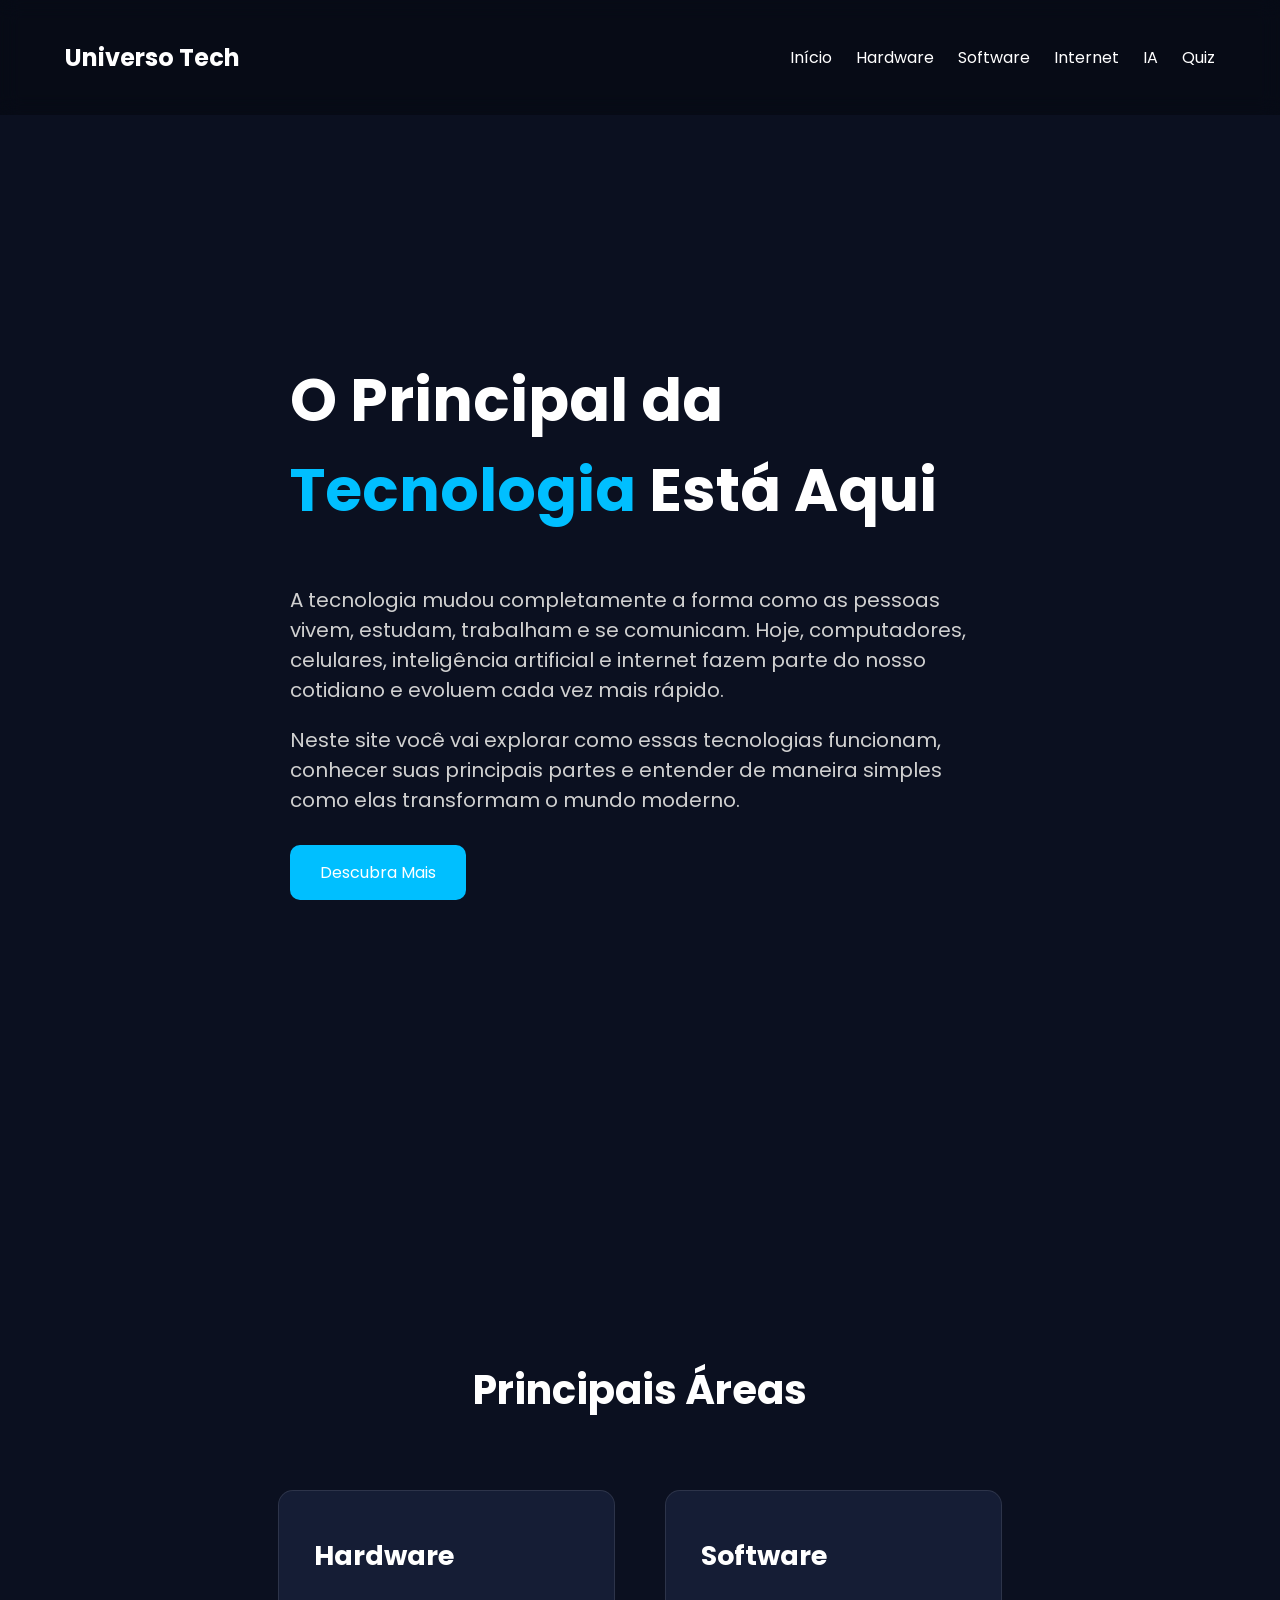
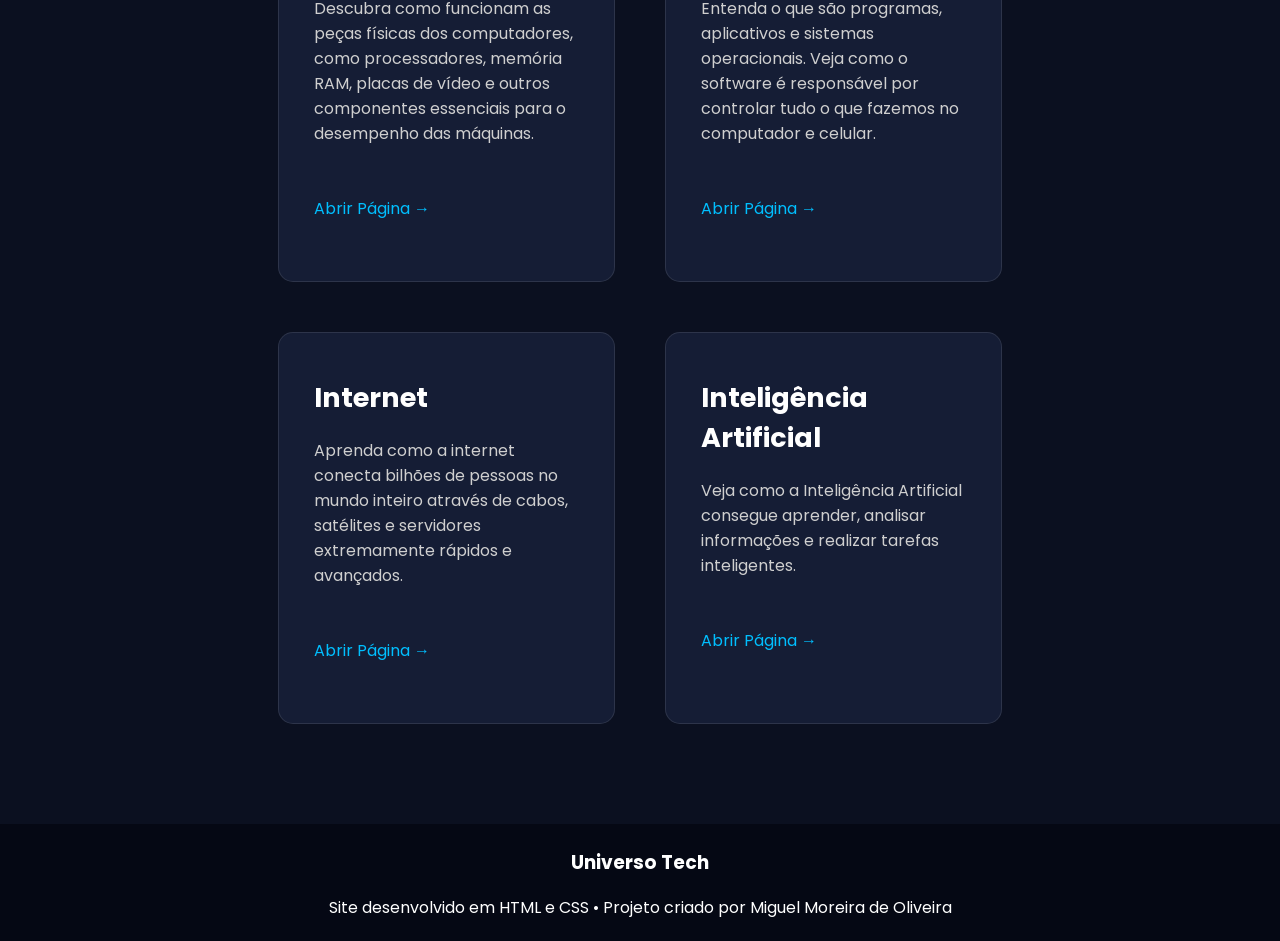
<file: index.html>
<!DOCTYPE html>
<html lang="pt-br">
<head>
<meta charset="UTF-8">
<title>Universo Tech</title>
<link rel="stylesheet" href="estilo.css">
<link rel="stylesheet" href="https://fonts.googleapis.com/css2?family=Poppins:wght@300;400;600&display=swap">
</head>

<body>

<header>
	
	<h2>Universo Tech</h2>
	
	<nav>
		
		<a href="index.html">
			Início
		</a>
		
		<a href="hardware.html">
			Hardware
		</a>
		
		<a href="software.html">
			Software
		</a>
		
		<a href="internet.html">
			Internet
		</a>
		
		<a href="ia.html">
			IA
		</a>
		
		<a href="quiz.html">
			Quiz
		</a>
		
	</nav>
	
</header>

<section class="principal">
	
	<div class="ctdprinc">
	
		<h1>
			O Principal da <span>Tecnologia</span> Está Aqui
		</h1>
		
		<p>
			A tecnologia mudou completamente a forma como as pessoas
			vivem, estudam, trabalham e se comunicam. Hoje, computadores,
			celulares, inteligência artificial e internet fazem parte do nosso
			cotidiano e evoluem cada vez mais rápido.
		</p>
		
		<p>
			Neste site você vai explorar como essas tecnologias funcionam,
			conhecer suas principais partes e entender de maneira simples
			como elas transformam o mundo moderno.
		</p>
		
		<a href="#rolagem" class="botao">
			Descubra Mais
		</a>
		
	</div>
		
</section>

<section id="rolagem" class="informacoes">
	
	<h2>
		Principais Áreas
	</h2>
	
		<div class="cartas">
		
			<div class="carta">
				
				<h3>
					Hardware
				</h3>
				
				<p>
					Descubra como funcionam as peças físicas dos computadores,
					como processadores, memória RAM, placas de vídeo e outros
					componentes essenciais para o desempenho das máquinas.
				</p>
				
				<a href="hardware.html">
					Abrir Página →
				</a>
				
			</div>
		
			<div class="carta">
				
				<h3>
					Software
				</h3>
				
				<p>
					Entenda o que são programas, aplicativos e sistemas operacionais. 
					Veja como o software é responsável por controlar tudo o que fazemos 
					no computador e celular.
				</p>
				
				<a href="software.html">
					Abrir Página →
				</a>
				
			</div>
			
			<div class="carta">
				
				<h3>
					Internet
				</h3>
				
				<p>
					Aprenda como a internet conecta bilhões de pessoas no mundo 
					inteiro através de cabos, satélites e servidores 
					extremamente rápidos e avançados.
				</p>
				
				<a href="internet.html">
					Abrir Página →
				</a>
				
			</div>
			
			<div class="carta">
				
				<h3>
					Inteligência Artificial
				</h3>
				
				<p>
					Veja como a Inteligência Artificial consegue aprender,
					analisar informações e realizar tarefas inteligentes.
				</p>
				
				<a href="ia.html">
					Abrir Página →
				</a>
				
			</div>
		
		</div>
		
</section>

<footer>
	
	<h3>
		Universo Tech
	</h3>
	
	<p>
		Site desenvolvido em HTML e CSS • Projeto criado por Miguel Moreira de Oliveira
	</p>
	
</footer>
	
</body>

</html>
</file>
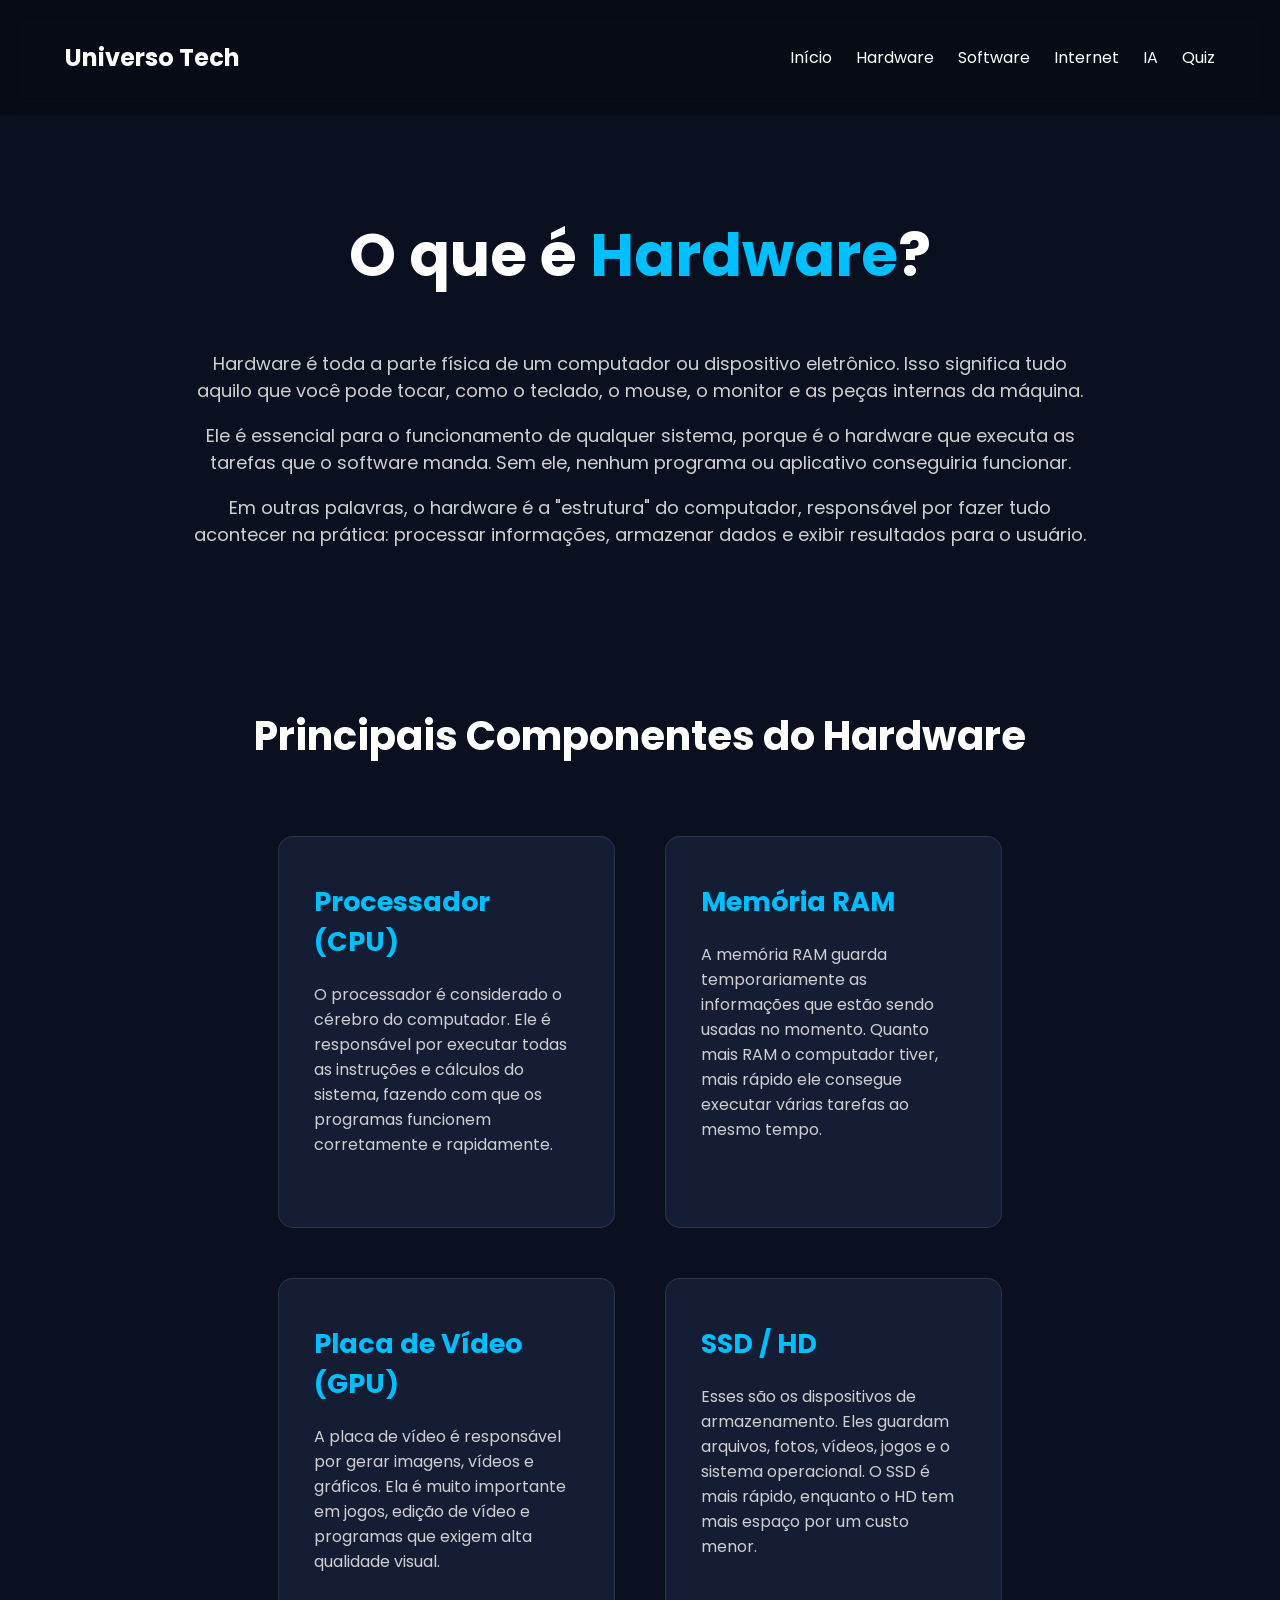
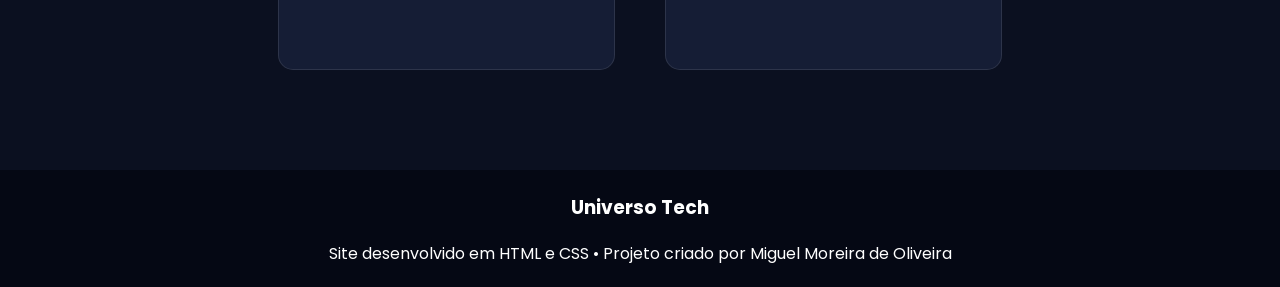
<file: hardware.html>
<!DOCTYPE html>
<html lang="pt-br">
<head>
<meta charset="UTF-8">
<title>Hardware</title>
<link rel="stylesheet" href="https://fonts.googleapis.com/css2?family=Poppins:wght@300;400;600&display=swap">
</head>

<style>

body{
	margin: 0px;
	width: 100%;
	height: 100%;
	font-family: 'Poppins';
	background: #0b1020;
	color: #ffffff;
}

header{
	background:rgba(0,0,0,0.3);
	box-sizing:border-box;
	padding: 20px 65px;
	display: flex;
	justify-content: space-between;
	align-items: center;
	position: fixed;
	width: 100%;
	backdrop-filter:blur(10px);
	z-index:1000;
}

nav a{
	color: #ffffff;
	text-decoration: none;
	margin-left: 20px;
}

nav a:hover{
	color: #00bfff;
}

.paghardware{
	padding: 160px 20px 60px;
	text-align: center;
}

.ctdhardware{
	max-width: 900px;
	margin: auto;
}

.paghardware h1{
	font-size: 60px;
}

.paghardware span{
	color: #00bfff;
}

.paghardware p{
	font-size: 18px;
	color: #d0d0d0;
}

.informacoes{
	padding: 60px 20px;
}

.informacoes h2{
	text-align: center;
	margin-bottom: 70px;
	margin-top: 20px;
	font-size: 40px;
}

.cartas{
	display: flex;
	gap: 50px;
	flex-wrap: wrap;
	justify-content: center;
	max-width: 800px;
	margin: 0 auto
}

.carta{
	background: #151d35;
	width: 265px;
	height: 320px;
	padding: 35px;
	border-radius: 15px;
	transition: 0.5s;
	border:1px solid rgba(255,255,255,0.1);
}

.carta:hover{
	transform: translateY(-10px);
	box-shadow: 0 0 20px #38bdf8;
	border-color:#00c3ff;
}

.carta h3{
	margin-bottom: 17px;
	font-size: 27px;
	margin-top: 10px;
	color: #00bfff;
}

.carta p{
	color: #cfcfcf;
	margin-top: 20px;
	margin-bottom: 50px;
}

footer{
	background: #050814;
	text-align: center;
	padding: 5px;
	margin-top: 40px;
}

</style>

<body>

<header>

	<h2>Universo Tech</h2>

	<nav>
	
		<a href="index.html">
			Início
		</a>
		
		<a href="hardware.html">
			Hardware
		</a>
		
		<a href="software.html">
			Software
		</a>
		
		<a href="internet.html">
			Internet
		</a>
		
		<a href="ia.html">
			IA
		</a>
		
		<a href="quiz.html">
			Quiz
		</a>
	
	</nav>

</header>

<section class="paghardware">

	<div class="ctdhardware">

		<h1>
			O que é <span>Hardware</span>?
		</h1>

		<p>
			Hardware é toda a parte física de um computador ou dispositivo eletrônico.
			Isso significa tudo aquilo que você pode tocar, como o teclado, o mouse, o monitor e as peças internas da máquina.
		</p>

		<p>
			Ele é essencial para o funcionamento de qualquer sistema, porque é o hardware que executa as tarefas que o software manda.
			Sem ele, nenhum programa ou aplicativo conseguiria funcionar.
		</p>

		<p>
			Em outras palavras, o hardware é a "estrutura" do computador, responsável por fazer tudo acontecer na prática:
			processar informações, armazenar dados e exibir resultados para o usuário.
		</p>

	</div>

</section>

<section class="informacoes">

	<h2>Principais Componentes do Hardware</h2>

	<div class="cartas">

		<div class="carta">
			
			<h3>
				Processador (CPU)
			</h3>
			
			<p>
				O processador é considerado o cérebro do computador.
				Ele é responsável por executar todas as instruções e cálculos do sistema,
				fazendo com que os programas funcionem corretamente e rapidamente.
			</p>
			
		</div>

		<div class="carta">
		
			<h3>
				Memória RAM
			</h3>
			
			<p>
				A memória RAM guarda temporariamente as informações que estão sendo usadas no momento.
				Quanto mais RAM o computador tiver, mais rápido ele consegue executar várias tarefas ao mesmo tempo.
			</p>
			
		</div>

		<div class="carta">
		
			<h3>
				Placa de Vídeo (GPU)
			</h3>
			
			<p>
				A placa de vídeo é responsável por gerar imagens, vídeos e gráficos.
				Ela é muito importante em jogos, edição de vídeo e programas que exigem alta qualidade visual.
			</p>
			
		</div>

		<div class="carta">
		
			<h3>
				SSD / HD
			</h3>
			
			<p>
				Esses são os dispositivos de armazenamento.
				Eles guardam arquivos, fotos, vídeos, jogos e o sistema operacional.
				O SSD é mais rápido, enquanto o HD tem mais espaço por um custo menor.
			</p>
			
		</div>

	</div>

</section>

<footer>
	
	<h3>
		Universo Tech
	</h3>
	
	<p>
		Site desenvolvido em HTML e CSS • Projeto criado por Miguel Moreira de Oliveira
	</p>
	
</footer>

</body>

</html>
</file>
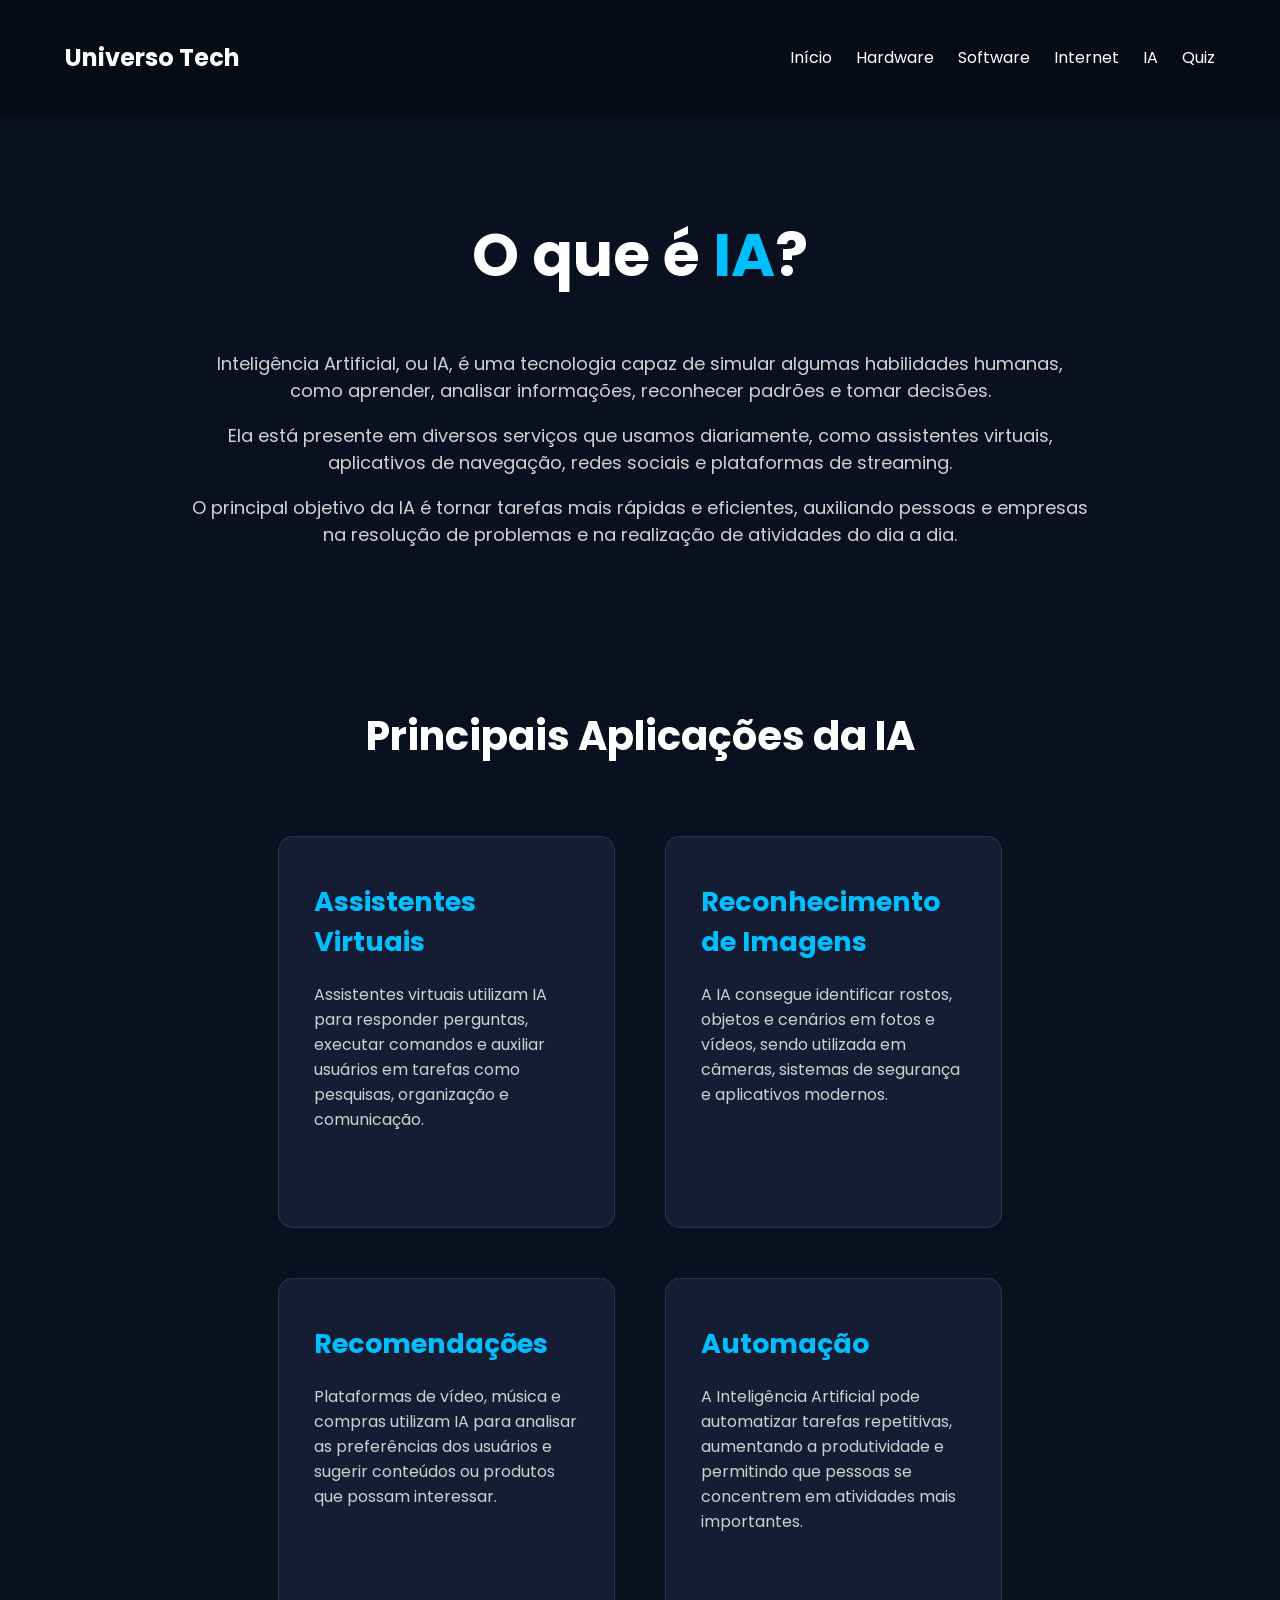
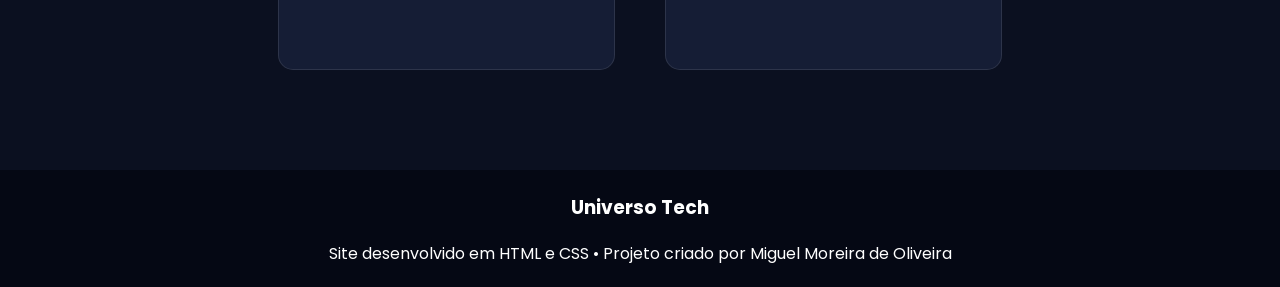
<file: ia.html>
<!DOCTYPE html>
<html lang="pt-br">
<head>
<meta charset="UTF-8">
<title>Inteligência Artificial</title>
<link rel="stylesheet" href="https://fonts.googleapis.com/css2?family=Poppins:wght@300;400;600&display=swap">
</head>

<style>

body{
	margin: 0px;
	width: 100%;
	height: 100%;
	font-family: 'Poppins';
	background: #0b1020;
	color: #ffffff;
}

header{
	background:rgba(0,0,0,0.3);
	box-sizing:border-box;
	padding: 20px 65px;
	display: flex;
	justify-content: space-between;
	align-items: center;
	position: fixed;
	width: 100%;
	backdrop-filter:blur(10px);
	z-index:1000;
}

nav a{
	color: #ffffff;
	text-decoration: none;
	margin-left: 20px;
}

nav a:hover{
	color: #00bfff;
}

.pagia{
	padding: 160px 20px 60px;
	text-align: center;
}

.ctdia{
	max-width: 900px;
	margin: auto;
}

.pagia h1{
	font-size: 60px;
}

.pagia span{
	color: #00bfff;
}

.pagia p{
	font-size: 18px;
	color: #d0d0d0;
}

.informacoes{
	padding: 60px 20px;
}

.informacoes h2{
	text-align: center;
	margin-bottom: 70px;
	margin-top: 20px;
	font-size: 40px;
}

.cartas{
	display: flex;
	gap: 50px;
	flex-wrap: wrap;
	justify-content: center;
	max-width: 800px;
	margin: 0 auto
}

.carta{
	background: #151d35;
	width: 265px;
	height: 320px;
	padding: 35px;
	border-radius: 15px;
	transition: 0.5s;
	border:1px solid rgba(255,255,255,0.1);
}

.carta:hover{
	transform: translateY(-10px);
	box-shadow: 0 0 20px #38bdf8;
	border-color:#00c3ff;
}

.carta h3{
	margin-bottom: 17px;
	font-size: 27px;
	margin-top: 10px;
	color: #00bfff;
}

.carta p{
	color: #cfcfcf;
	margin-top: 20px;
	margin-bottom: 50px;
}

footer{
	background: #050814;
	text-align: center;
	padding: 5px;
	margin-top: 40px;
}

</style>

<body>

<header>

	<h2>Universo Tech</h2>

	<nav>

		<a href="index.html">
			Início
		</a>

		<a href="hardware.html">
			Hardware
		</a>

		<a href="software.html">
			Software
		</a>

		<a href="internet.html">
			Internet
		</a>

		<a href="ia.html">
			IA
		</a>
		
		<a href="quiz.html">
			Quiz
		</a>

	</nav>

</header>

<section class="pagia">

	<div class="ctdia">

		<h1>
			O que é <span>IA</span>?
		</h1>

		<p>
			Inteligência Artificial, ou IA, é uma tecnologia capaz de simular
			algumas habilidades humanas, como aprender, analisar informações,
			reconhecer padrões e tomar decisões.
		</p>

		<p>
			Ela está presente em diversos serviços que usamos diariamente,
			como assistentes virtuais, aplicativos de navegação, redes sociais
			e plataformas de streaming.
		</p>

		<p>
			O principal objetivo da IA é tornar tarefas mais rápidas e eficientes,
			auxiliando pessoas e empresas na resolução de problemas e na realização
			de atividades do dia a dia.
		</p>

	</div>

</section>

<section class="informacoes">

	<h2>Principais Aplicações da IA</h2>

	<div class="cartas">

		<div class="carta">

			<h3>
				Assistentes Virtuais
			</h3>

			<p>
				Assistentes virtuais utilizam IA para responder perguntas,
				executar comandos e auxiliar usuários em tarefas como pesquisas,
				organização e comunicação.
			</p>

		</div>

		<div class="carta">

			<h3>
				Reconhecimento de Imagens
			</h3>

			<p>
				A IA consegue identificar rostos, objetos e cenários em fotos
				e vídeos, sendo utilizada em câmeras, sistemas de segurança
				e aplicativos modernos.
			</p>

		</div>

		<div class="carta">

			<h3>
				Recomendações
			</h3>

			<p>
				Plataformas de vídeo, música e compras utilizam IA para analisar
				as preferências dos usuários e sugerir conteúdos ou produtos
				que possam interessar.
			</p>

		</div>

		<div class="carta">

			<h3>
				Automação
			</h3>

			<p>
				A Inteligência Artificial pode automatizar tarefas repetitivas,
				aumentando a produtividade e permitindo que pessoas se concentrem
				em atividades mais importantes.
			</p>

		</div>

	</div>

</section>

<footer>

	<h3>
		Universo Tech
	</h3>

	<p>
		Site desenvolvido em HTML e CSS • Projeto criado por Miguel Moreira de Oliveira
	</p>

</footer>

</body>

</html>
</file>
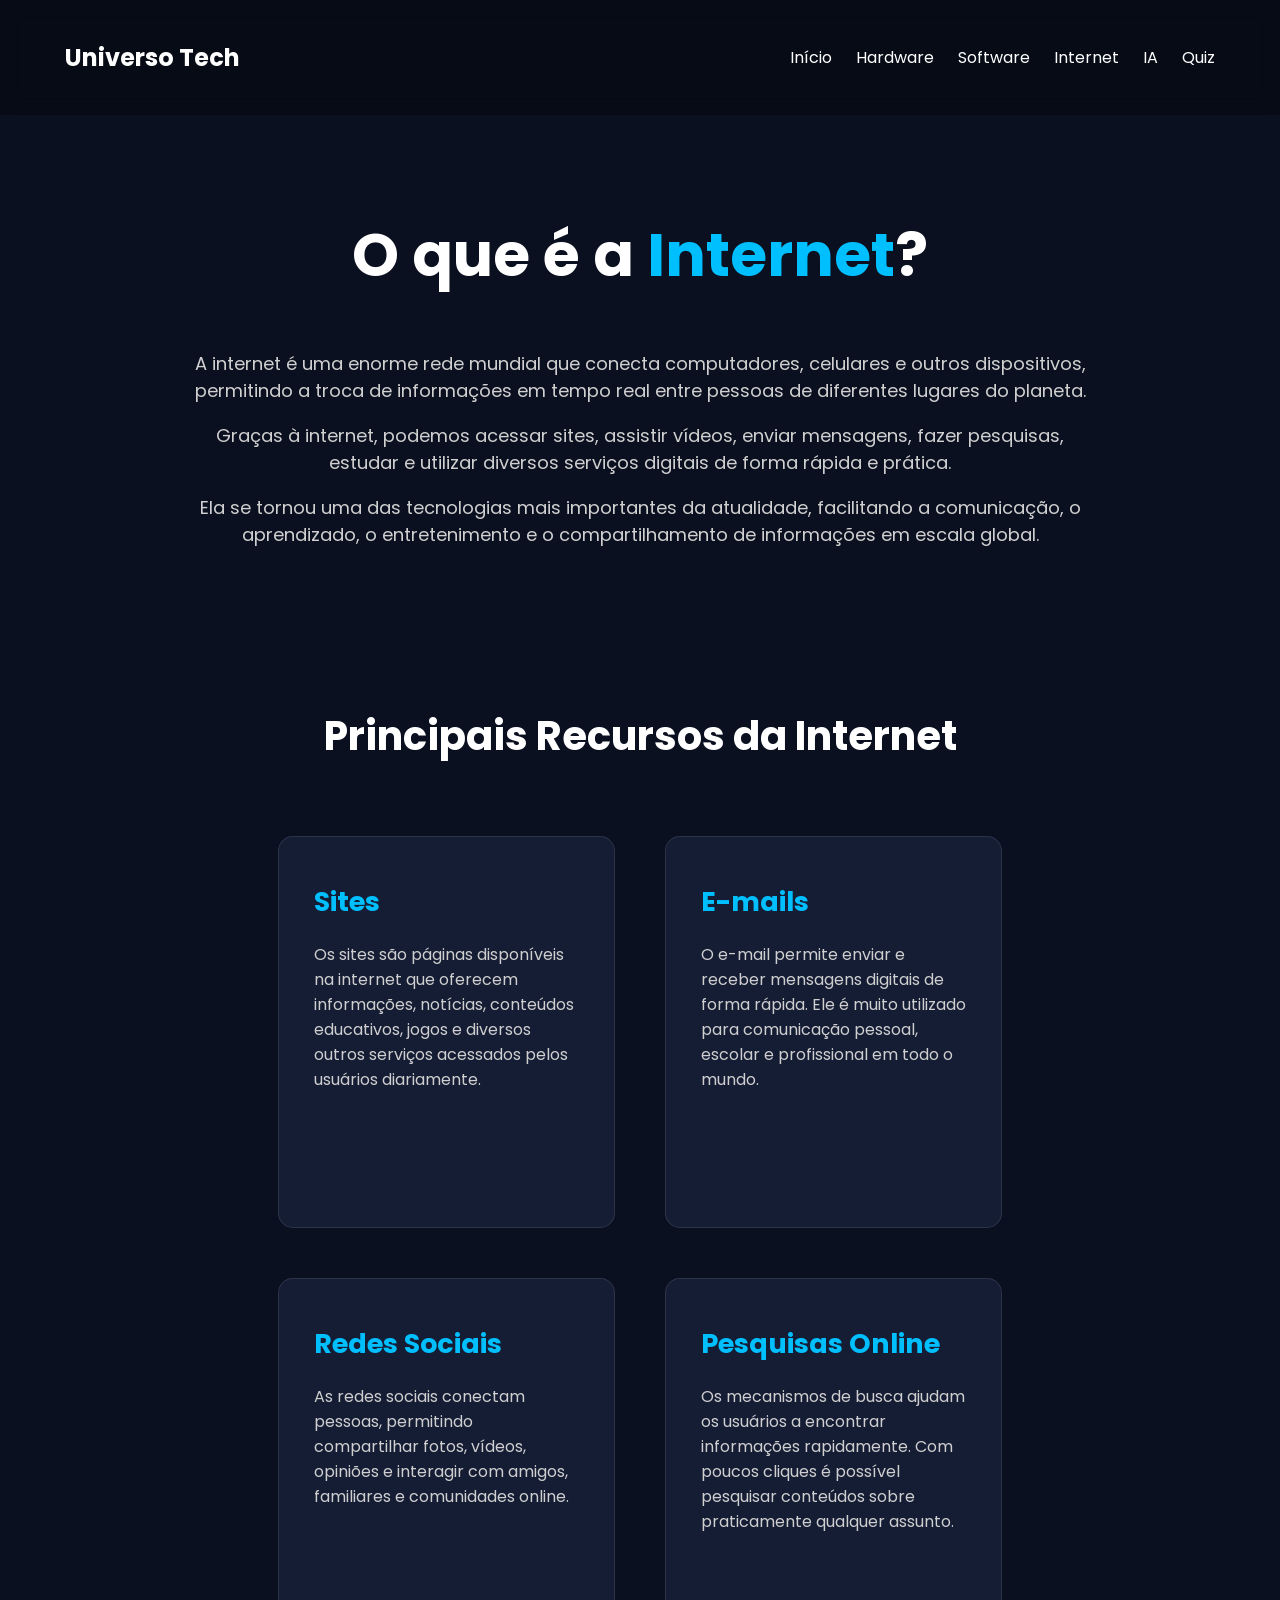
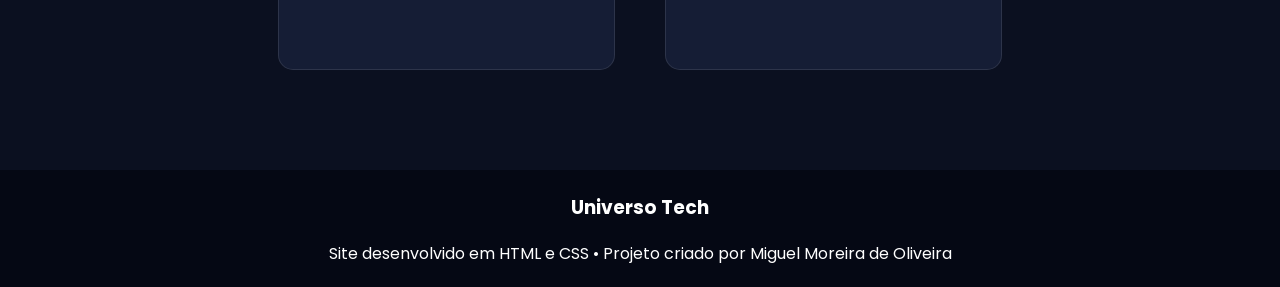
<file: internet.html>
<!DOCTYPE html>
<html lang="pt-br">
<head>
<meta charset="UTF-8">
<title>Internet</title>
<link rel="stylesheet" href="https://fonts.googleapis.com/css2?family=Poppins:wght@300;400;600&display=swap">
</head>

<style>

body{
	margin: 0px;
	width: 100%;
	height: 100%;
	font-family: 'Poppins';
	background: #0b1020;
	color: #ffffff;
}

header{
	background:rgba(0,0,0,0.3);
	box-sizing:border-box;
	padding: 20px 65px;
	display: flex;
	justify-content: space-between;
	align-items: center;
	position: fixed;
	width: 100%;
	backdrop-filter:blur(10px);
	z-index:1000;
}

nav a{
	color: #ffffff;
	text-decoration: none;
	margin-left: 20px;
}

nav a:hover{
	color: #00bfff;
}

.paginternet{
	padding: 160px 20px 60px;
	text-align: center;
}

.ctdinternet{
	max-width: 900px;
	margin: auto;
}

.paginternet h1{
	font-size: 60px;
}

.paginternet span{
	color: #00bfff;
}

.paginternet p{
	font-size: 18px;
	color: #d0d0d0;
}

.informacoes{
	padding: 60px 20px;
}

.informacoes h2{
	text-align: center;
	margin-bottom: 70px;
	margin-top: 20px;
	font-size: 40px;
}

.cartas{
	display: flex;
	gap: 50px;
	flex-wrap: wrap;
	justify-content: center;
	max-width: 800px;
	margin: 0 auto
}

.carta{
	background: #151d35;
	width: 265px;
	height: 320px;
	padding: 35px;
	border-radius: 15px;
	transition: 0.5s;
	border:1px solid rgba(255,255,255,0.1);
}

.carta:hover{
	transform: translateY(-10px);
	box-shadow: 0 0 20px #38bdf8;
	border-color:#00c3ff;
}

.carta h3{
	margin-bottom: 17px;
	font-size: 27px;
	margin-top: 10px;
	color: #00bfff;
}

.carta p{
	color: #cfcfcf;
	margin-top: 20px;
	margin-bottom: 50px;
}

footer{
	background: #050814;
	text-align: center;
	padding: 5px;
	margin-top: 40px;
}

</style>

<body>

<header>

	<h2>Universo Tech</h2>

	<nav>

		<a href="index.html">
			Início
		</a>

		<a href="hardware.html">
			Hardware
		</a>

		<a href="software.html">
			Software
		</a>

		<a href="internet.html">
			Internet
		</a>

		<a href="ia.html">
			IA
		</a>
		
		<a href="quiz.html">
			Quiz
		</a>

	</nav>

</header>

<section class="paginternet">

	<div class="ctdinternet">

		<h1>
			O que é a <span>Internet</span>?
		</h1>

		<p>
			A internet é uma enorme rede mundial que conecta computadores,
			celulares e outros dispositivos, permitindo a troca de informações
			em tempo real entre pessoas de diferentes lugares do planeta.
		</p>

		<p>
			Graças à internet, podemos acessar sites, assistir vídeos,
			enviar mensagens, fazer pesquisas, estudar e utilizar diversos
			serviços digitais de forma rápida e prática.
		</p>

		<p>
			Ela se tornou uma das tecnologias mais importantes da atualidade,
			facilitando a comunicação, o aprendizado, o entretenimento e
			o compartilhamento de informações em escala global.
		</p>

	</div>

</section>

<section class="informacoes">

	<h2>Principais Recursos da Internet</h2>

	<div class="cartas">

		<div class="carta">

			<h3>
				Sites
			</h3>

			<p>
				Os sites são páginas disponíveis na internet que oferecem
				informações, notícias, conteúdos educativos, jogos e diversos
				outros serviços acessados pelos usuários diariamente.
			</p>

		</div>

		<div class="carta">

			<h3>
				E-mails
			</h3>

			<p>
				O e-mail permite enviar e receber mensagens digitais de forma
				rápida. Ele é muito utilizado para comunicação pessoal,
				escolar e profissional em todo o mundo.
			</p>

		</div>

		<div class="carta">

			<h3>
				Redes Sociais
			</h3>

			<p>
				As redes sociais conectam pessoas, permitindo compartilhar
				fotos, vídeos, opiniões e interagir com amigos, familiares
				e comunidades online.
			</p>

		</div>

		<div class="carta">

			<h3>
				Pesquisas Online
			</h3>

			<p>
				Os mecanismos de busca ajudam os usuários a encontrar
				informações rapidamente. Com poucos cliques é possível
				pesquisar conteúdos sobre praticamente qualquer assunto.
			</p>

		</div>

	</div>

</section>

<footer>

	<h3>
		Universo Tech
	</h3>

	<p>
		Site desenvolvido em HTML e CSS • Projeto criado por Miguel Moreira de Oliveira
	</p>

</footer>

</body>

</html>
</file>
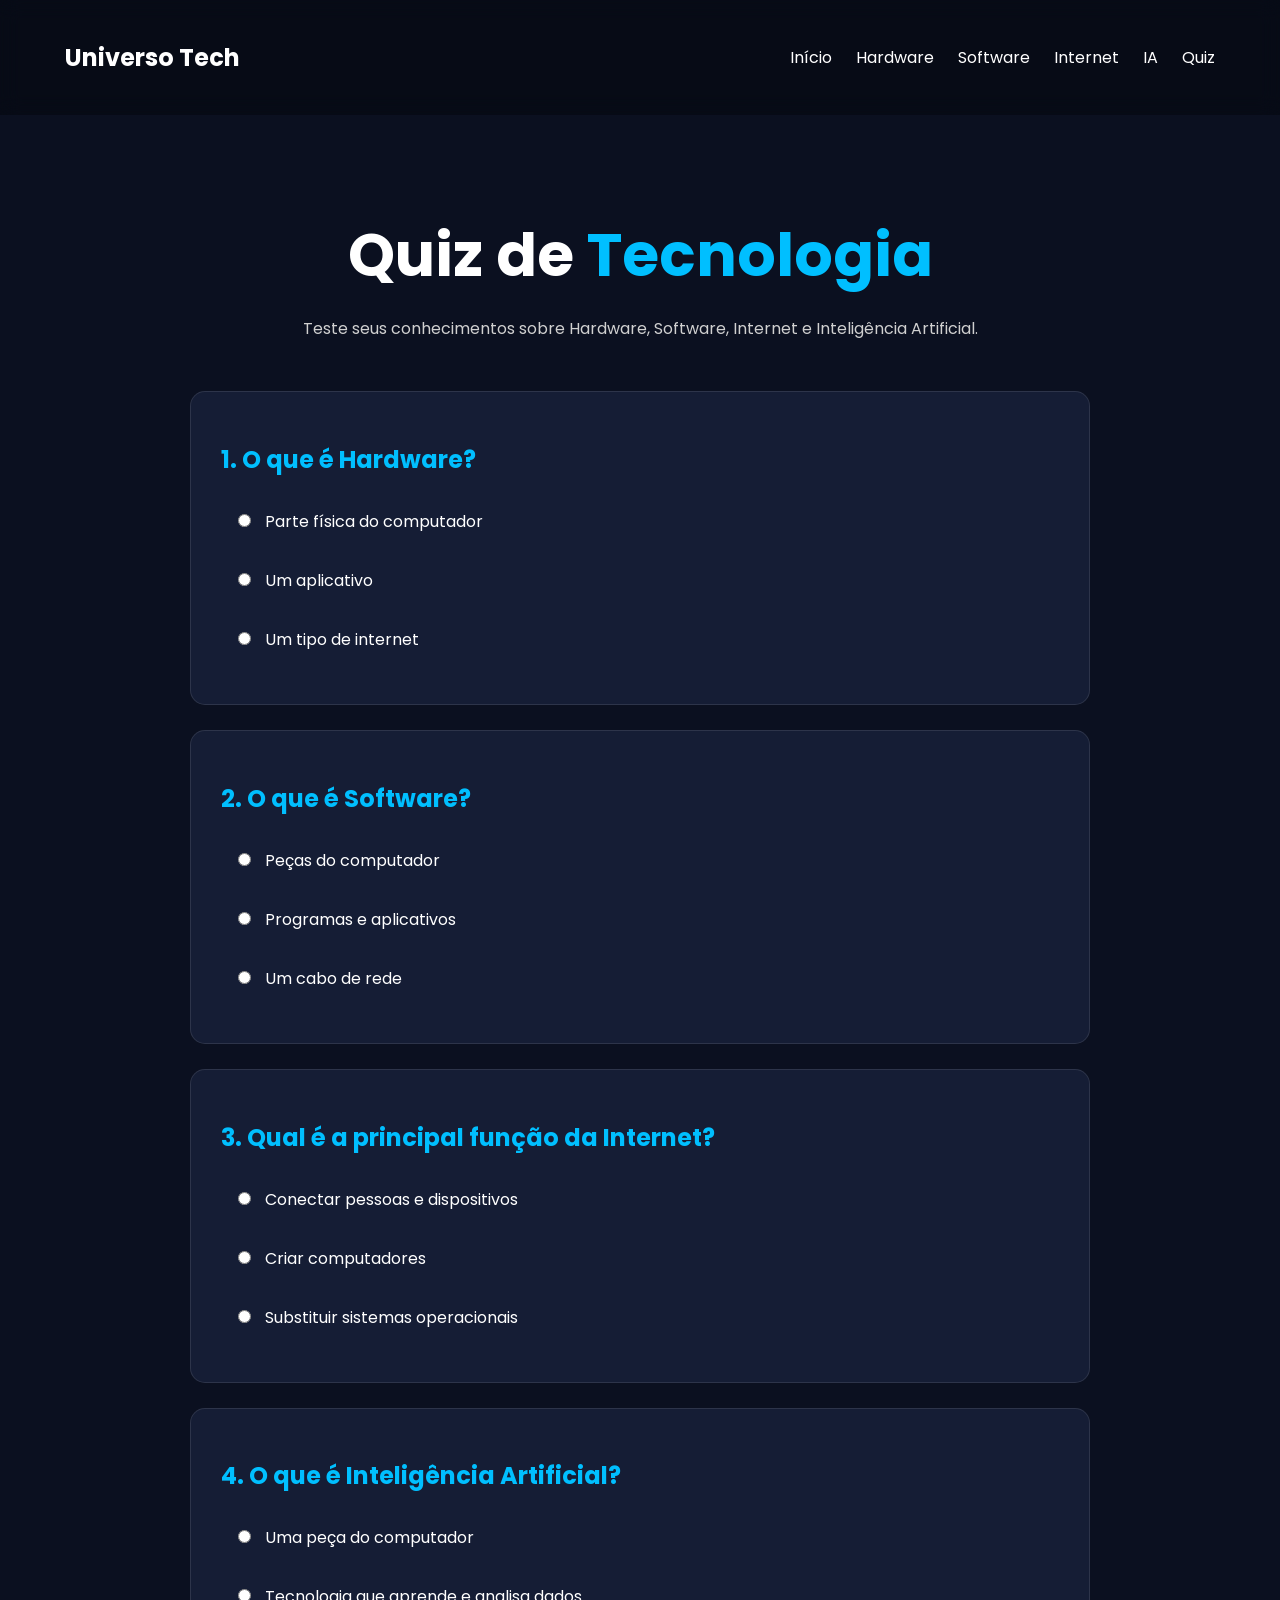
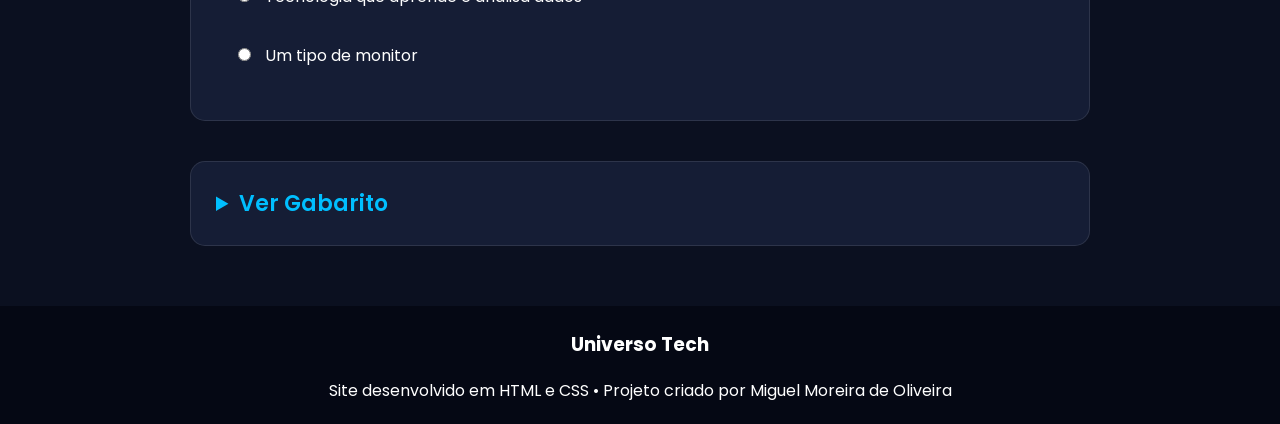
<file: quiz.html>
<!DOCTYPE html>
<html lang="pt-br">
<head>
<meta charset="UTF-8">
<title>Quiz</title>
<link rel="stylesheet" href="https://fonts.googleapis.com/css2?family=Poppins:wght@300;400;600&display=swap">
</head>

<style>

body{
	margin: 0px;
	width: 100%;
	height: 100%;
	font-family: 'Poppins';
	background: #0b1020;
	color: #ffffff;
}

header{
	background:rgba(0,0,0,0.3);
	box-sizing:border-box;
	padding: 20px 65px;
	display: flex;
	justify-content: space-between;
	align-items: center;
	position: fixed;
	width: 100%;
	backdrop-filter:blur(10px);
	z-index:1000;
}

nav a{
	color: #ffffff;
	text-decoration: none;
	margin-left: 20px;
}

nav a:hover{
	color: #00bfff;
}

.quiz{
	padding:160px 60px 20px;
	max-width:900px;
	margin:auto;
}

.quiz h1{
	text-align:center;
	font-size:60px;
	margin-bottom:15px;
}

.quiz span{
	color:#00bfff;
}

.quiz p{
	text-align:center;
	color:#d0d0d0;
	margin-bottom:50px;
}

.pergunta{
	background:#151d35;
	padding:30px;
	border-radius:15px;
	margin-bottom:25px;
	border:1px solid rgba(255,255,255,0.1);
}

.pergunta h2{
	color:#00bfff;
	margin-bottom:20px;
}

label{
	display:block;
	padding:12px;
	margin-bottom:10px;
	border-radius:10px;
	cursor:pointer;
}

label:hover{
	background:rgba(255,255,255,0.05);
}

input{
	margin-right:10px;
}

.gabarito{
	background:#151d35;
	padding:25px;
	border-radius:15px;
	margin-top:40px;
	border:1px solid rgba(255,255,255,0.1);
}

summary{
	cursor:pointer;
	font-size:22px;
	font-weight:600;
	color:#00bfff;
}

.gabarito p{
	text-align:left;
	margin:15px 0;
	color:#d0d0d0;
}

footer{
	background: #050814;
	text-align: center;
	padding: 5px;
	margin-top: 40px;
}

</style>

<body>

<header>

	<h2>Universo Tech</h2>

	<nav>

		<a href="index.html">
			Início
		</a>

		<a href="hardware.html">
			Hardware
		</a>

		<a href="software.html">
			Software
		</a>

		<a href="internet.html">
			Internet
		</a>

		<a href="ia.html">
			IA
		</a>
		
		<a href="quiz.html">
			Quiz
		</a>

	</nav>

</header>

<section class="quiz">

	<h1>
		Quiz de <span>Tecnologia</span>
	</h1>

	<p>
		Teste seus conhecimentos sobre Hardware, Software, Internet e Inteligência Artificial.
	</p>

	<div class="pergunta">

		<h2>
			1. O que é Hardware?
		</h2>

		<label>
			<input type="radio" name="q1">
			Parte física do computador
		</label>
		
		<label>
			<input type="radio" name="q1">
			Um aplicativo
		</label>
		
		<label>
			<input type="radio" name="q1">
			Um tipo de internet
		</label>

	</div>

	<div class="pergunta">

		<h2>
			2. O que é Software?
		</h2>

		<label>
			<input type="radio" name="q2">
			Peças do computador
		</label>
		
		<label>
			<input type="radio" name="q2">
			Programas e aplicativos
		</label>
		
		<label>
			<input type="radio" name="q2">
			Um cabo de rede
		</label>

	</div>

	<div class="pergunta">

		<h2>
			3. Qual é a principal função da Internet?
		</h2>

		<label>
			<input type="radio" name="q3">
			Conectar pessoas e dispositivos
		</label>
		
		<label>
			<input type="radio" name="q3">
			Criar computadores
		</label>
		
		<label>
			<input type="radio" name="q3">
			Substituir sistemas operacionais
		</label>

	</div>

	<div class="pergunta">

		<h2>
			4. O que é Inteligência Artificial?
		</h2>

		<label>
			<input type="radio" name="q4">
			Uma peça do computador
		</label>
		
		<label>
			<input type="radio" name="q4">
			Tecnologia que aprende e analisa dados
		</label>
		
		<label>
			<input type="radio" name="q4">
			Um tipo de monitor
		</label>

	</div>

	<details class="gabarito">

		<summary>
			Ver Gabarito
		</summary>

		<p>
			1. Parte física do computador
		</p>
		
		<p>
			2. Programas e aplicativos
		</p>
		
		<p>
			3. Conectar pessoas e dispositivos
		</p>
		
		<p>
			4. Tecnologia que aprende e analisa dados
		</p>

	</details>

</section>

<footer>

	<h3>
		Universo Tech
	</h3>

	<p>
		Site desenvolvido em HTML e CSS • Projeto criado por Miguel Moreira de Oliveira
	</p>

</footer>

</body>

</html>
</file>
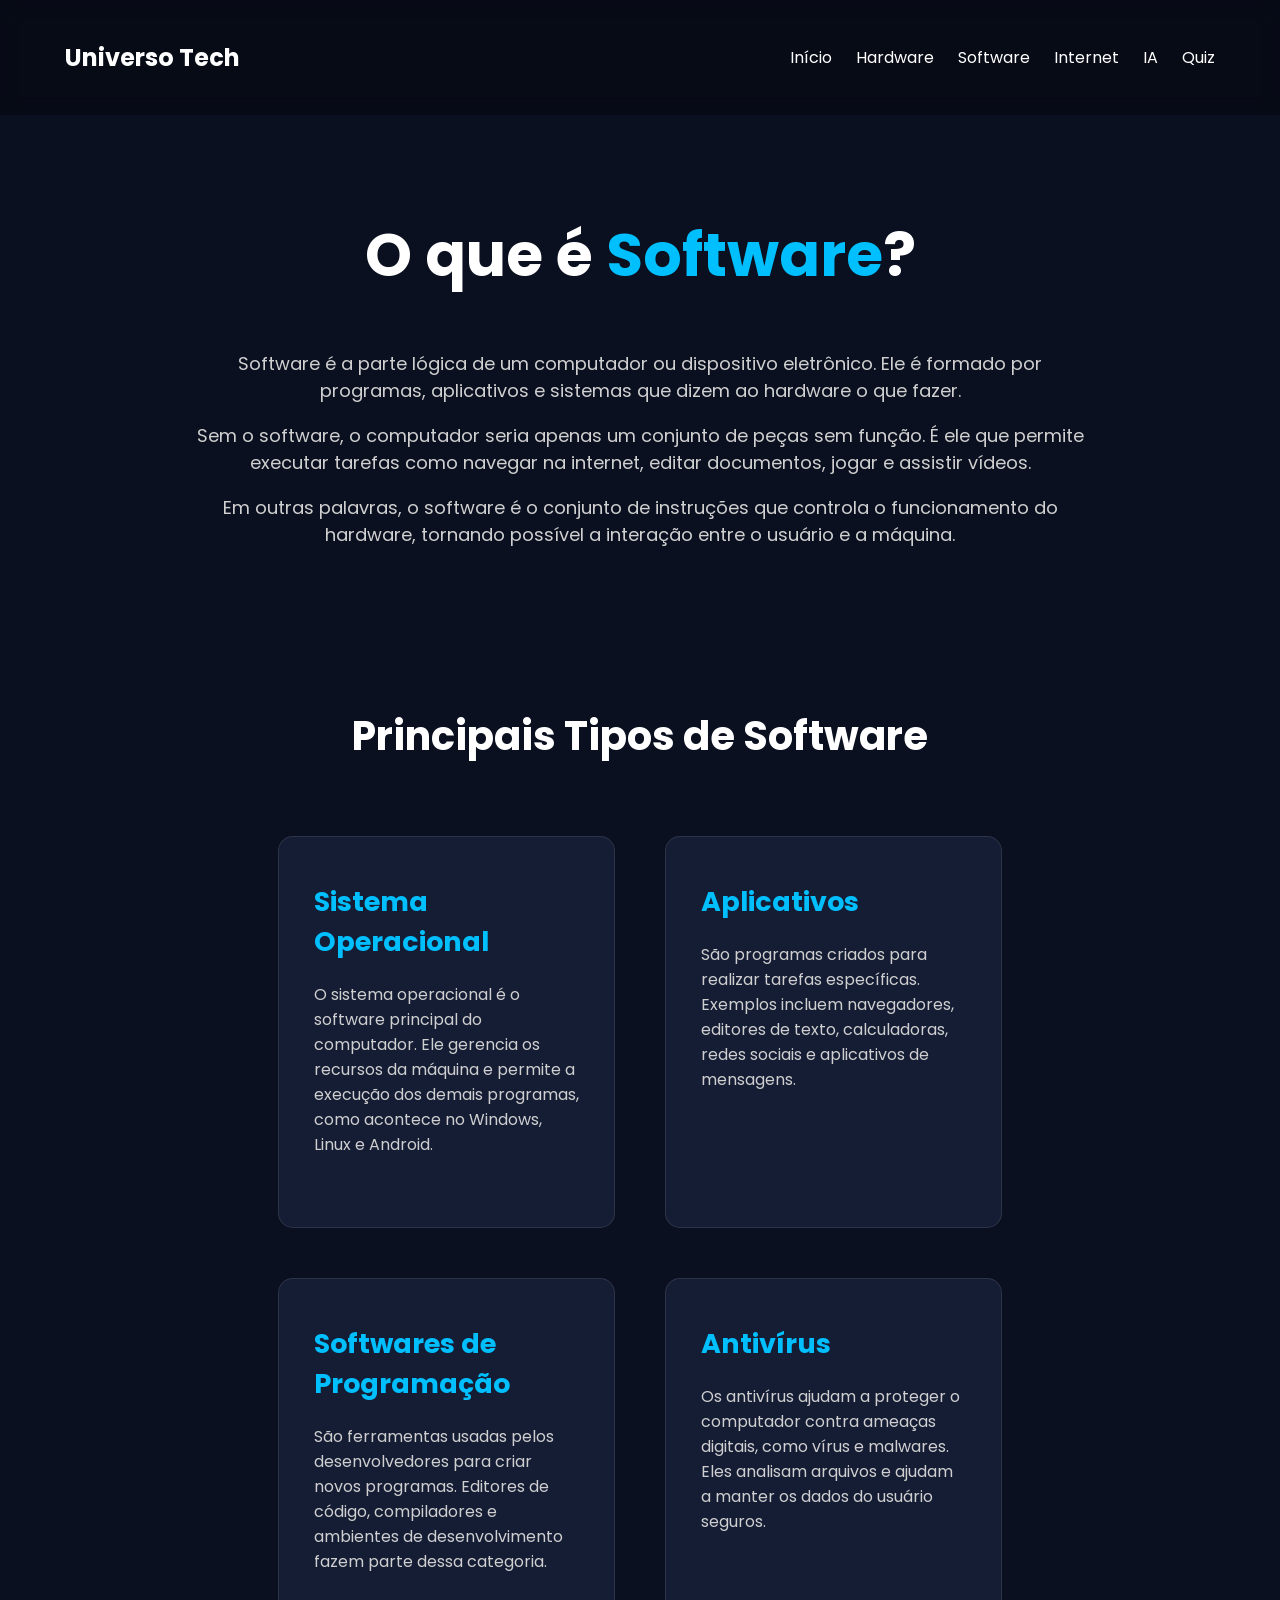
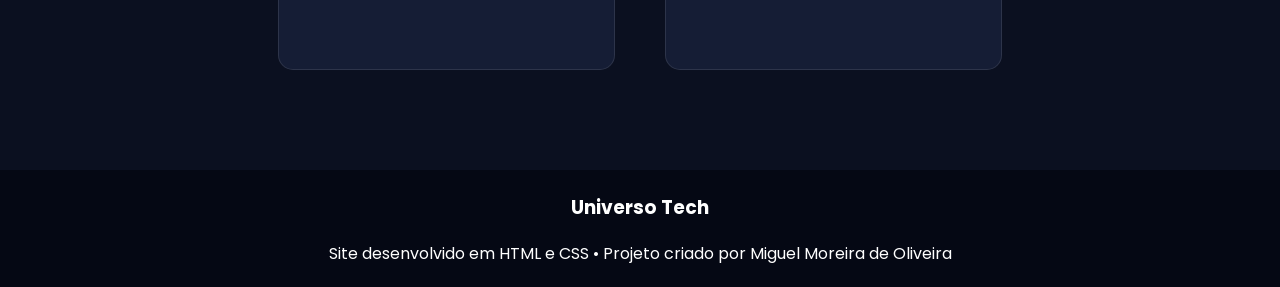
<file: software.html>
<!DOCTYPE html>
<html lang="pt-br">
<head>
<meta charset="UTF-8">
<title>Software</title>
<link rel="stylesheet" href="https://fonts.googleapis.com/css2?family=Poppins:wght@300;400;600&display=swap">
</head>

<style>

body{
	margin: 0px;
	width: 100%;
	height: 100%;
	font-family: 'Poppins';
	background: #0b1020;
	color: #ffffff;
}

header{
	background:rgba(0,0,0,0.3);
	box-sizing:border-box;
	padding: 20px 65px;
	display: flex;
	justify-content: space-between;
	align-items: center;
	position: fixed;
	width: 100%;
	backdrop-filter:blur(10px);
	z-index:1000;
}

nav a{
	color: #ffffff;
	text-decoration: none;
	margin-left: 20px;
}

nav a:hover{
	color: #00bfff;
}

.pagsoftware{
	padding: 160px 20px 60px;
	text-align: center;
}

.ctdsoftware{
	max-width: 900px;
	margin: auto;
}

.pagsoftware h1{
	font-size: 60px;
}

.pagsoftware span{
	color: #00bfff;
}

.pagsoftware p{
	font-size: 18px;
	color: #d0d0d0;
}

.informacoes{
	padding: 60px 20px;
}

.informacoes h2{
	text-align: center;
	margin-bottom: 70px;
	margin-top: 20px;
	font-size: 40px;
}

.cartas{
	display: flex;
	gap: 50px;
	flex-wrap: wrap;
	justify-content: center;
	max-width: 800px;
	margin: 0 auto
}

.carta{
	background: #151d35;
	width: 265px;
	height: 320px;
	padding: 35px;
	border-radius: 15px;
	transition: 0.5s;
	border:1px solid rgba(255,255,255,0.1);
}

.carta:hover{
	transform: translateY(-10px);
	box-shadow: 0 0 20px #38bdf8;
	border-color:#00c3ff;
}

.carta h3{
	margin-bottom: 17px;
	font-size: 27px;
	margin-top: 10px;
	color: #00bfff;
}

.carta p{
	color: #cfcfcf;
	margin-top: 20px;
	margin-bottom: 50px;
}

footer{
	background: #050814;
	text-align: center;
	padding: 5px;
	margin-top: 40px;
}

</style>

<body>

<header>

	<h2>Universo Tech</h2>

	<nav>
	
		<a href="index.html">
			Início
		</a>
		
		<a href="hardware.html">
			Hardware
		</a>
		
		<a href="software.html">
			Software
		</a>
		
		<a href="internet.html">
			Internet
		</a>
		
		<a href="ia.html">
			IA
		</a>
		
		<a href="quiz.html">
			Quiz
		</a>
	
	</nav>

</header>

<section class="pagsoftware">

	<div class="ctdsoftware">

		<h1>
			O que é <span>Software</span>?
		</h1>

		<p>
			Software é a parte lógica de um computador ou dispositivo eletrônico.
			Ele é formado por programas, aplicativos e sistemas que dizem ao hardware o que fazer.
		</p>

		<p>
			Sem o software, o computador seria apenas um conjunto de peças sem função.
			É ele que permite executar tarefas como navegar na internet, editar documentos, jogar e assistir vídeos.
		</p>

		<p>
			Em outras palavras, o software é o conjunto de instruções que controla o funcionamento do hardware,
			tornando possível a interação entre o usuário e a máquina.
		</p>

	</div>

</section>

<section class="informacoes">

	<h2>Principais Tipos de Software</h2>

	<div class="cartas">

		<div class="carta">
			
			<h3>
				Sistema Operacional
			</h3>
			
			<p>
				O sistema operacional é o software principal do computador.
				Ele gerencia os recursos da máquina e permite a execução dos demais programas,
				como acontece no Windows, Linux e Android.
			</p>
			
		</div>

		<div class="carta">
		
			<h3>
				Aplicativos
			</h3>
			
			<p>
				São programas criados para realizar tarefas específicas.
				Exemplos incluem navegadores, editores de texto, calculadoras,
				redes sociais e aplicativos de mensagens.
			</p>
			
		</div>

		<div class="carta">
		
			<h3>
				Softwares de Programação
			</h3>
			
			<p>
				São ferramentas usadas pelos desenvolvedores para criar novos programas.
				Editores de código, compiladores e ambientes de desenvolvimento
				fazem parte dessa categoria.
			</p>
			
		</div>

		<div class="carta">
		
			<h3>
				Antivírus
			</h3>
			
			<p>
				Os antivírus ajudam a proteger o computador contra ameaças digitais,
				como vírus e malwares. Eles analisam arquivos e ajudam a manter
				os dados do usuário seguros.
			</p>
			
		</div>

	</div>

</section>

<footer>
	
	<h3>
		Universo Tech
	</h3>
	
	<p>
		Site desenvolvido em HTML e CSS • Projeto criado por Miguel Moreira de Oliveira
	</p>
	
</footer>

</body>

</html>
</file>
<file: estilo.css>
html{
	scroll-behavior: smooth;
}

body{
	margin: 0px;
	width: 100%;
	height: 100%;
	font-family: 'Poppins';
	background: #0b1020;
	color: #ffffff;
}

header{
	background:rgba(0,0,0,0.3);
	box-sizing:border-box;
	padding: 20px 65px;
	display: flex;
	justify-content: space-between;
	align-items: center;
	position: fixed;
	width: 100%;
	backdrop-filter: blur(10px);
	z-index:1000;
}

nav a{
	color: #ffffff;
	text-decoration: none;
	margin-left: 20px;
}

nav a:hover{
	color: #00bfff;
}

.principal{
	height: 100vh;
	display: flex;
	justify-content: center; 
	align-items: center;
	padding: 125px;
}

.principal h1{
	font-size: 60px;
	margin-top: 15%;
}

.principal span{
	color: #00bfff
}

.principal p{
	font-size: 20px;
	color: #d0d0d0;
}

.ctdprinc{
	max-width: 700px;
}

.botao{
	background: #00bfff;
	color: #ffffff;
	text-decoration: none;
	padding: 15px 30px;
	border-radius: 10px;
	display: inline-block;
	margin-top: 10px;
}

.botao:hover{
	background: #008cff;
}

.informacoes{
	padding: 60px 20px;
}

.informacoes h2{
	text-align: center;
	margin-bottom: 70px;
	margin-top: 150px;
	font-size: 40px;
}

.cartas{
	display: flex;
	gap: 50px;
	flex-wrap: wrap;
	justify-content: center;
	max-width: 800px;
	margin: 0 auto
}

.carta{
	background: #151d35;
	width: 265px;
	height: 320px;
	padding: 35px;
	border-radius: 15px;
	transition: 0.5s;
	border:1px solid rgba(255,255,255,0.1);
}

.carta:hover{
	transform: translateY(-10px);
	box-shadow: 0 0 20px #38bdf8;
	border-color:#00c3ff;
}

.carta h3{
	margin-bottom: 17px;
	font-size: 27px;
	margin-top: 10px;
}

.carta p{
	color: #cfcfcf;
	margin-top: 20px;
	margin-bottom: 50px;
}

.carta a{
	color: #00bfff;
	text-decoration: none;
}

footer{
	background: #050814;
	text-align: center;
	padding: 5px;
	margin-top: 40px;
}
</file>
